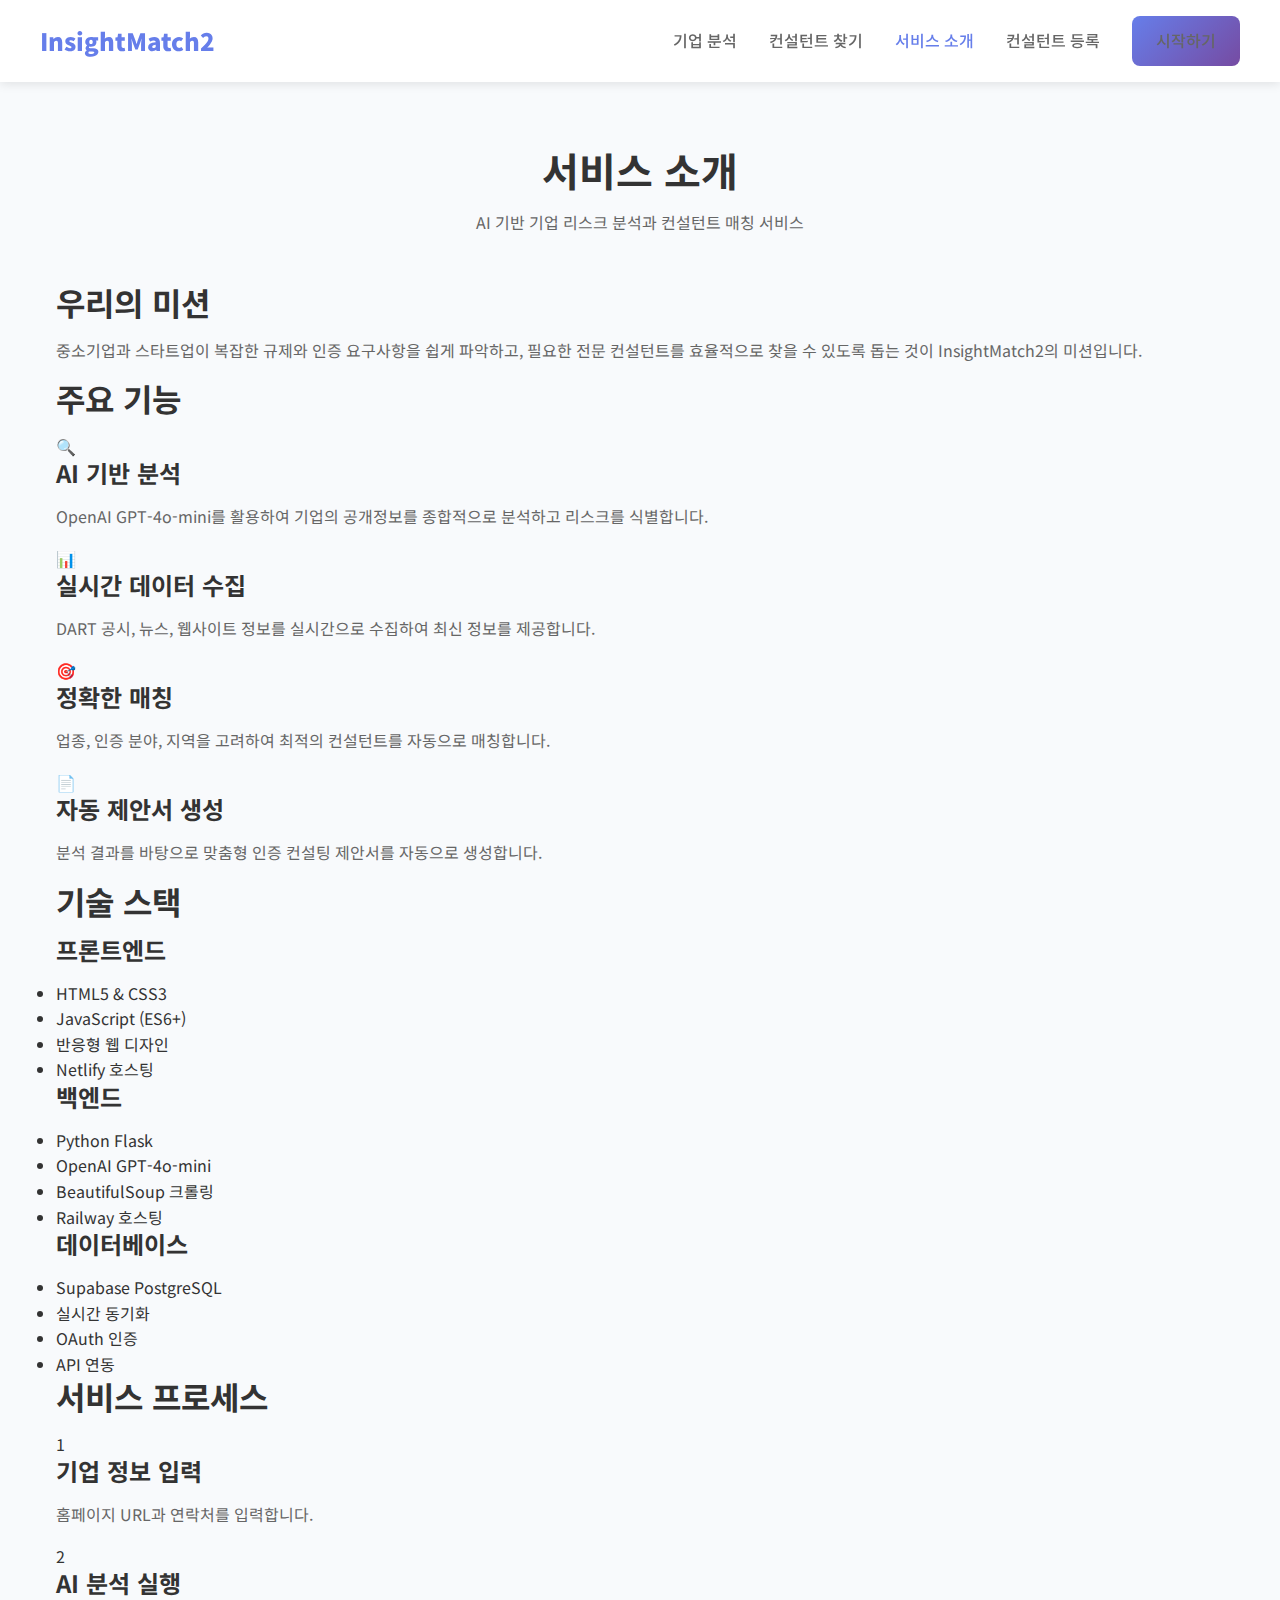
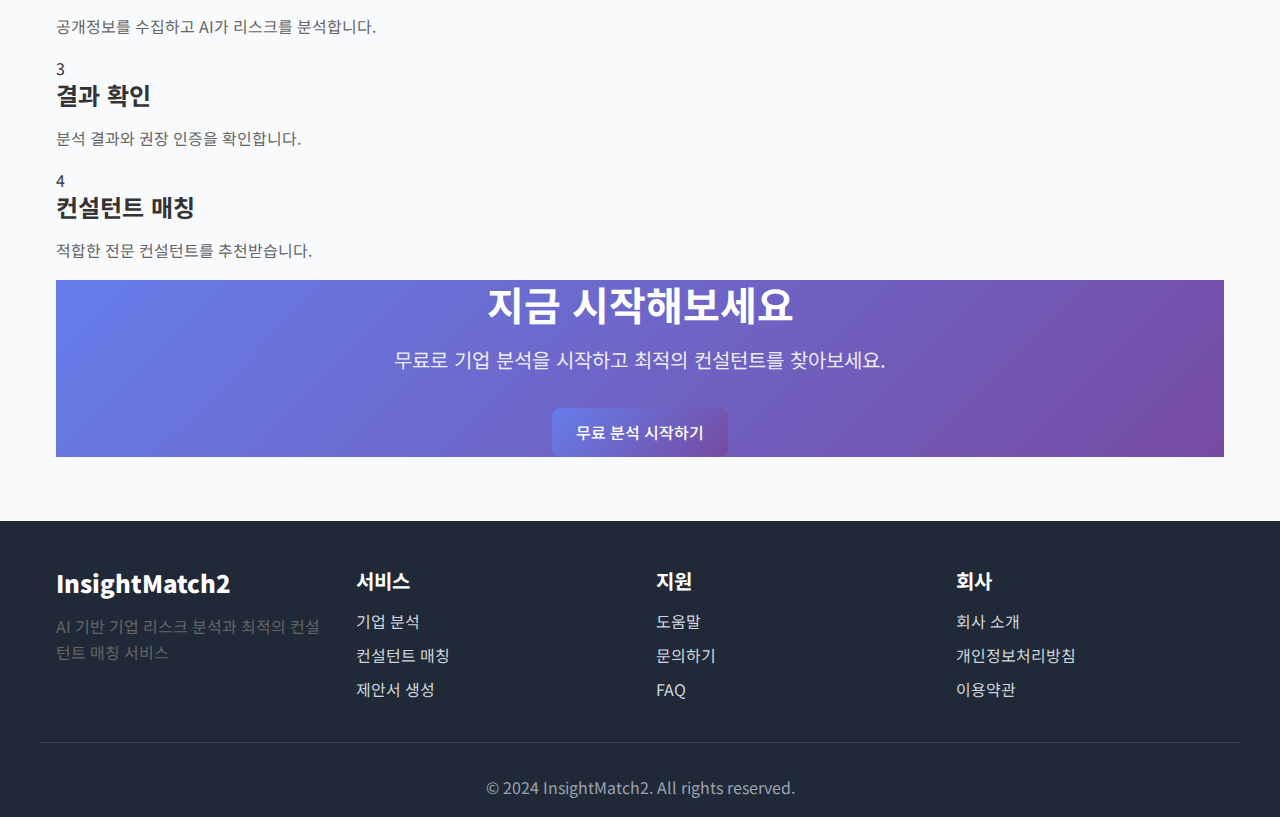
<file: frontend/about.html>
<!DOCTYPE html>
<html lang="ko">
<head>
    <meta charset="UTF-8">
    <meta name="viewport" content="width=device-width, initial-scale=1.0">
    <title>서비스 소개 - InsightMatch2</title>
    <link rel="preconnect" href="https://fonts.googleapis.com">
    <link rel="preconnect" href="https://fonts.gstatic.com" crossorigin>
    <link href="https://fonts.googleapis.com/css2?family=Noto+Sans+KR:wght@300;400;500;700;900&display=swap" rel="stylesheet">
    <link rel="stylesheet" href="styles.css">
</head>
<body>
    <!-- Header -->
    <header class="site-header">
        <div class="container header-inner">
            <a class="brand" href="index.html">InsightMatch2</a>
            <nav class="nav">
                <a href="analysis.html">기업 분석</a>
                <a href="consultants.html">컨설턴트 찾기</a>
                <a href="about.html" aria-current="page">서비스 소개</a>
                <a href="consultant-register.html">컨설턴트 등록</a>
                <a class="btn btn-primary" href="analysis.html">시작하기</a>
            </nav>
        </div>
    </header>

    <!-- Main Content -->
    <main class="section">
        <div class="container">
            <header class="section-head">
                <h1>서비스 소개</h1>
                <p>AI 기반 기업 리스크 분석과 컨설턴트 매칭 서비스</p>
            </header>

            <!-- Mission -->
            <section class="mission">
                <div class="mission-content">
                    <h2>우리의 미션</h2>
                    <p>
                        중소기업과 스타트업이 복잡한 규제와 인증 요구사항을 쉽게 파악하고, 
                        필요한 전문 컨설턴트를 효율적으로 찾을 수 있도록 돕는 것이 InsightMatch2의 미션입니다.
                    </p>
                </div>
            </section>

            <!-- Features -->
            <section class="features">
                <h2>주요 기능</h2>
                <div class="feature-grid">
                    <div class="feature-item">
                        <div class="feature-icon">🔍</div>
                        <h3>AI 기반 분석</h3>
                        <p>OpenAI GPT-4o-mini를 활용하여 기업의 공개정보를 종합적으로 분석하고 리스크를 식별합니다.</p>
                    </div>
                    <div class="feature-item">
                        <div class="feature-icon">📊</div>
                        <h3>실시간 데이터 수집</h3>
                        <p>DART 공시, 뉴스, 웹사이트 정보를 실시간으로 수집하여 최신 정보를 제공합니다.</p>
                    </div>
                    <div class="feature-item">
                        <div class="feature-icon">🎯</div>
                        <h3>정확한 매칭</h3>
                        <p>업종, 인증 분야, 지역을 고려하여 최적의 컨설턴트를 자동으로 매칭합니다.</p>
                    </div>
                    <div class="feature-item">
                        <div class="feature-icon">📄</div>
                        <h3>자동 제안서 생성</h3>
                        <p>분석 결과를 바탕으로 맞춤형 인증 컨설팅 제안서를 자동으로 생성합니다.</p>
                    </div>
                </div>
            </section>

            <!-- Technology -->
            <section class="technology">
                <h2>기술 스택</h2>
                <div class="tech-grid">
                    <div class="tech-category">
                        <h3>프론트엔드</h3>
                        <ul>
                            <li>HTML5 & CSS3</li>
                            <li>JavaScript (ES6+)</li>
                            <li>반응형 웹 디자인</li>
                            <li>Netlify 호스팅</li>
                        </ul>
                    </div>
                    <div class="tech-category">
                        <h3>백엔드</h3>
                        <ul>
                            <li>Python Flask</li>
                            <li>OpenAI GPT-4o-mini</li>
                            <li>BeautifulSoup 크롤링</li>
                            <li>Railway 호스팅</li>
                        </ul>
                    </div>
                    <div class="tech-category">
                        <h3>데이터베이스</h3>
                        <ul>
                            <li>Supabase PostgreSQL</li>
                            <li>실시간 동기화</li>
                            <li>OAuth 인증</li>
                            <li>API 연동</li>
                        </ul>
                    </div>
                </div>
            </section>

            <!-- Process -->
            <section class="process">
                <h2>서비스 프로세스</h2>
                <div class="process-steps">
                    <div class="process-step">
                        <div class="step-number">1</div>
                        <h3>기업 정보 입력</h3>
                        <p>홈페이지 URL과 연락처를 입력합니다.</p>
                    </div>
                    <div class="process-step">
                        <div class="step-number">2</div>
                        <h3>AI 분석 실행</h3>
                        <p>공개정보를 수집하고 AI가 리스크를 분석합니다.</p>
                    </div>
                    <div class="process-step">
                        <div class="step-number">3</div>
                        <h3>결과 확인</h3>
                        <p>분석 결과와 권장 인증을 확인합니다.</p>
                    </div>
                    <div class="process-step">
                        <div class="step-number">4</div>
                        <h3>컨설턴트 매칭</h3>
                        <p>적합한 전문 컨설턴트를 추천받습니다.</p>
                    </div>
                </div>
            </section>

            <!-- CTA -->
            <section class="cta">
                <div class="cta-content">
                    <h2>지금 시작해보세요</h2>
                    <p>무료로 기업 분석을 시작하고 최적의 컨설턴트를 찾아보세요.</p>
                    <a class="btn btn-primary" href="analysis.html">무료 분석 시작하기</a>
                </div>
            </section>
        </div>
    </main>

    <!-- Footer -->
    <footer class="site-footer">
        <div class="container footer-grid">
            <div>
                <h3 class="brand">InsightMatch2</h3>
                <p>AI 기반 기업 리스크 분석과 최적의 컨설턴트 매칭 서비스</p>
            </div>
            <div>
                <h4>서비스</h4>
                <ul>
                    <li><a href="analysis.html">기업 분석</a></li>
                    <li><a href="consultants.html">컨설턴트 매칭</a></li>
                    <li><a href="#proposal">제안서 생성</a></li>
                </ul>
            </div>
            <div>
                <h4>지원</h4>
                <ul>
                    <li><a href="#help">도움말</a></li>
                    <li><a href="#contact">문의하기</a></li>
                    <li><a href="#faq">FAQ</a></li>
                </ul>
            </div>
            <div>
                <h4>회사</h4>
                <ul>
                    <li><a href="about.html">회사 소개</a></li>
                    <li><a href="#privacy">개인정보처리방침</a></li>
                    <li><a href="#terms">이용약관</a></li>
                </ul>
            </div>
        </div>
        <div class="container copyright">© 2024 InsightMatch2. All rights reserved.</div>
    </footer>

    <script src="script.js"></script>
</body>
</html>
</file>
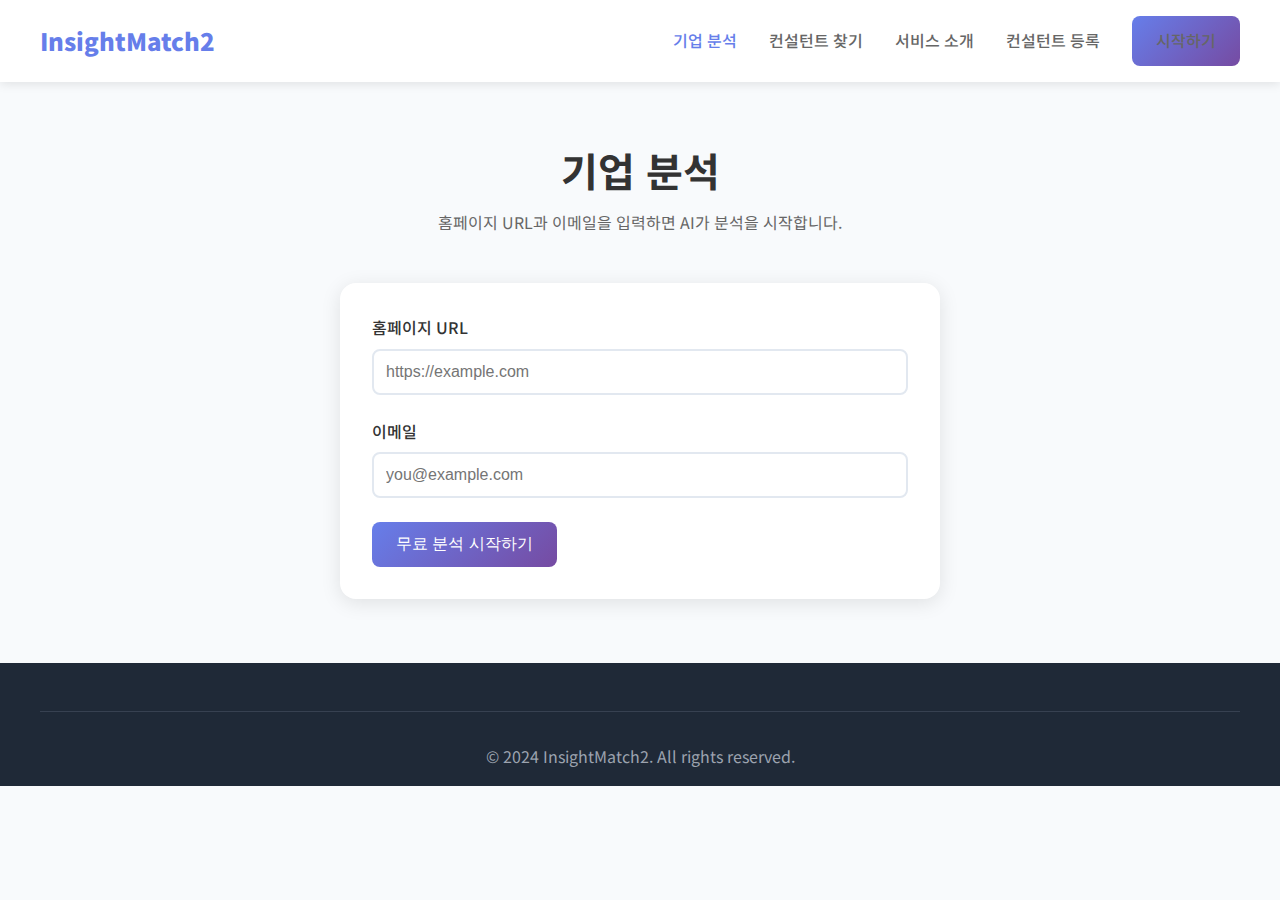
<file: frontend/analysis.html>
<!DOCTYPE html>
<html lang="ko">
<head>
    <meta charset="UTF-8">
    <meta name="viewport" content="width=device-width, initial-scale=1.0">
    <title>기업 분석 - InsightMatch2</title>
    <link rel="preconnect" href="https://fonts.googleapis.com">
    <link rel="preconnect" href="https://fonts.gstatic.com" crossorigin>
    <link href="https://fonts.googleapis.com/css2?family=Noto+Sans+KR:wght@300;400;500;700;900&display=swap" rel="stylesheet">
    <link rel="stylesheet" href="styles.css">
</head>
<body>
    <!-- Header -->
    <header class="site-header">
        <div class="container header-inner">
            <a class="brand" href="index.html">InsightMatch2</a>
            <nav class="nav">
                <a href="analysis.html" aria-current="page">기업 분석</a>
                <a href="consultants.html">컨설턴트 찾기</a>
                <a href="about.html">서비스 소개</a>
                <a href="consultant-register.html">컨설턴트 등록</a>
                <a class="btn btn-primary" href="analysis.html">시작하기</a>
            </nav>
        </div>
    </header>

    <!-- Main Content -->
    <main class="section">
        <div class="container">
            <header class="section-head">
                <h1>기업 분석</h1>
                <p>홈페이지 URL과 이메일을 입력하면 AI가 분석을 시작합니다.</p>
            </header>

            <!-- Analysis Form -->
            <form id="analysis-form" class="card analysis-form">
                <div class="form-group">
                    <label for="homepage">홈페이지 URL</label>
                    <input type="url" id="homepage" name="homepage" required placeholder="https://example.com">
                </div>
                <div class="form-group">
                    <label for="email">이메일</label>
                    <input type="email" id="email" name="email" required placeholder="you@example.com">
                </div>
                <button class="btn btn-primary" type="submit">
                    <span class="btn-text">무료 분석 시작하기</span>
                    <span class="btn-loading" style="display: none;">분석 중...</span>
                </button>
            </form>

            <!-- Analysis Result -->
            <section id="analysis-result" class="section" style="display: none;">
                <div class="analysis-header">
                    <h2>분석 결과</h2>
                    <div class="analysis-meta">
                        <span id="analysis-company"></span>
                        <span id="analysis-date"></span>
                        <span id="analysis-method"></span>
                    </div>
                </div>

                <!-- Summary Cards -->
                <div class="grid-3">
                    <article class="card">
                        <h3>핵심 요약</h3>
                        <p id="summary">-</p>
                    </article>
                    <article class="card">
                        <h3>리스크 포인트</h3>
                        <ul id="risks"></ul>
                    </article>
                    <article class="card">
                        <h3>권장 인증</h3>
                        <ul id="certifications"></ul>
                    </article>
                </div>

                <!-- Data Sources -->
                <div class="grid-2" style="margin-top: 2rem;">
                    <article class="card">
                        <div class="card-header">
                            <h3>전자공시 (DART)</h3>
                            <div class="filter-group">
                                <label for="dart-filter" class="sr-only">공시유형</label>
                                <select id="dart-filter">
                                    <option value="">전체</option>
                                    <option value="정기">정기</option>
                                    <option value="수시">수시</option>
                                    <option value="기타">기타</option>
                                </select>
                            </div>
                        </div>
                        <ul id="dart-list"></ul>
                        <div class="card-footer">
                            <a id="dart-more" class="btn btn-ghost" href="#" target="_blank" rel="noopener">DART에서 더보기</a>
                        </div>
                    </article>
                    <article class="card">
                        <h3>공개 뉴스</h3>
                        <ul id="news-list"></ul>
                    </article>
                </div>

                <!-- Actions -->
                <div class="analysis-actions">
                    <a id="proceed-link" class="btn btn-primary" href="consultants.html">진행하기</a>
                    <button class="btn btn-ghost" type="button" onclick="window.print()">제안서 다운로드(PDF)</button>
                </div>
            </section>
        </div>
    </main>

    <!-- Footer -->
    <footer class="site-footer">
        <div class="container copyright">© 2024 InsightMatch2. All rights reserved.</div>
    </footer>

    <script src="script.js"></script>
</body>
</html>
</file>
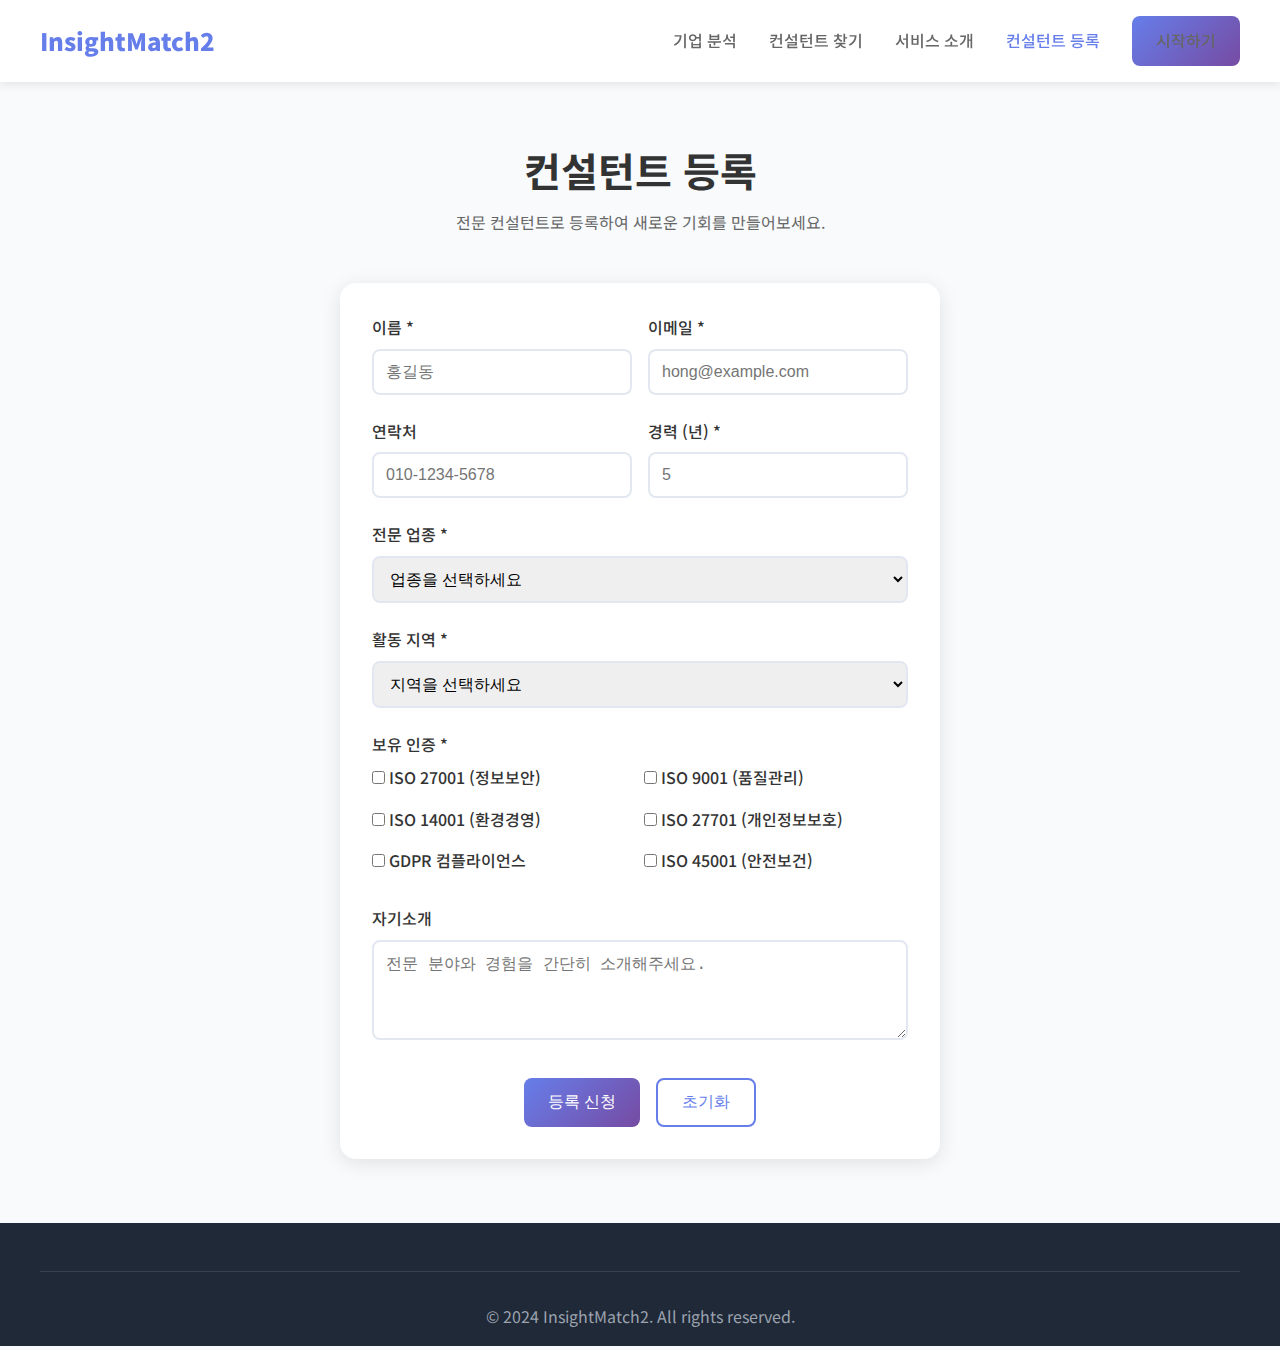
<file: frontend/consultant-register.html>
<!DOCTYPE html>
<html lang="ko">
<head>
    <meta charset="UTF-8">
    <meta name="viewport" content="width=device-width, initial-scale=1.0">
    <title>컨설턴트 등록 - InsightMatch2</title>
    <link rel="preconnect" href="https://fonts.googleapis.com">
    <link rel="preconnect" href="https://fonts.gstatic.com" crossorigin>
    <link href="https://fonts.googleapis.com/css2?family=Noto+Sans+KR:wght@300;400;500;700;900&display=swap" rel="stylesheet">
    <link rel="stylesheet" href="styles.css">
</head>
<body>
    <!-- Header -->
    <header class="site-header">
        <div class="container header-inner">
            <a class="brand" href="index.html">InsightMatch2</a>
            <nav class="nav">
                <a href="analysis.html">기업 분석</a>
                <a href="consultants.html">컨설턴트 찾기</a>
                <a href="about.html">서비스 소개</a>
                <a href="consultant-register.html" aria-current="page">컨설턴트 등록</a>
                <a class="btn btn-primary" href="analysis.html">시작하기</a>
            </nav>
        </div>
    </header>

    <!-- Main Content -->
    <main class="section">
        <div class="container">
            <header class="section-head">
                <h1>컨설턴트 등록</h1>
                <p>전문 컨설턴트로 등록하여 새로운 기회를 만들어보세요.</p>
            </header>

            <!-- Registration Form -->
            <form id="register-form" class="card registration-form">
                <div class="form-row">
                    <div class="form-group">
                        <label for="name">이름 *</label>
                        <input type="text" id="name" name="name" required placeholder="홍길동">
                    </div>
                    <div class="form-group">
                        <label for="email">이메일 *</label>
                        <input type="email" id="email" name="email" required placeholder="hong@example.com">
                    </div>
                </div>

                <div class="form-row">
                    <div class="form-group">
                        <label for="phone">연락처</label>
                        <input type="tel" id="phone" name="phone" placeholder="010-1234-5678">
                    </div>
                    <div class="form-group">
                        <label for="years">경력 (년) *</label>
                        <input type="number" id="years" name="years" required min="0" max="50" placeholder="5">
                    </div>
                </div>

                <div class="form-group">
                    <label for="industry">전문 업종 *</label>
                    <select id="industry" name="industry" required>
                        <option value="">업종을 선택하세요</option>
                        <option value="IT">IT</option>
                        <option value="제조">제조</option>
                        <option value="바이오/헬스">바이오/헬스</option>
                        <option value="교육">교육</option>
                        <option value="금융">금융</option>
                        <option value="기타">기타</option>
                    </select>
                </div>

                <div class="form-group">
                    <label for="region">활동 지역 *</label>
                    <select id="region" name="region" required>
                        <option value="">지역을 선택하세요</option>
                        <option value="서울">서울</option>
                        <option value="경기">경기</option>
                        <option value="부산">부산</option>
                        <option value="대구">대구</option>
                        <option value="기타">기타</option>
                    </select>
                </div>

                <div class="form-group">
                    <label for="certifications">보유 인증 *</label>
                    <div class="checkbox-group">
                        <label class="checkbox-label">
                            <input type="checkbox" name="certifications" value="ISO 27001">
                            <span>ISO 27001 (정보보안)</span>
                        </label>
                        <label class="checkbox-label">
                            <input type="checkbox" name="certifications" value="ISO 9001">
                            <span>ISO 9001 (품질관리)</span>
                        </label>
                        <label class="checkbox-label">
                            <input type="checkbox" name="certifications" value="ISO 14001">
                            <span>ISO 14001 (환경경영)</span>
                        </label>
                        <label class="checkbox-label">
                            <input type="checkbox" name="certifications" value="ISO 27701">
                            <span>ISO 27701 (개인정보보호)</span>
                        </label>
                        <label class="checkbox-label">
                            <input type="checkbox" name="certifications" value="GDPR">
                            <span>GDPR 컴플라이언스</span>
                        </label>
                        <label class="checkbox-label">
                            <input type="checkbox" name="certifications" value="ISO 45001">
                            <span>ISO 45001 (안전보건)</span>
                        </label>
                    </div>
                </div>

                <div class="form-group">
                    <label for="description">자기소개</label>
                    <textarea id="description" name="description" rows="4" placeholder="전문 분야와 경험을 간단히 소개해주세요."></textarea>
                </div>

                <div class="form-actions">
                    <button class="btn btn-primary" type="submit">등록 신청</button>
                    <button class="btn btn-ghost" type="button" onclick="resetForm()">초기화</button>
                </div>
            </form>

            <!-- Success Message -->
            <div id="register-success" class="success-message" style="display: none;">
                <div class="success-content">
                    <h3>등록 신청이 완료되었습니다!</h3>
                    <p>검토 후 승인되면 이메일로 연락드리겠습니다.</p>
                    <a class="btn btn-primary" href="consultants.html">컨설턴트 목록 보기</a>
                </div>
            </div>
        </div>
    </main>

    <!-- Footer -->
    <footer class="site-footer">
        <div class="container copyright">© 2024 InsightMatch2. All rights reserved.</div>
    </footer>

    <script src="script.js"></script>
</body>
</html>
</file>
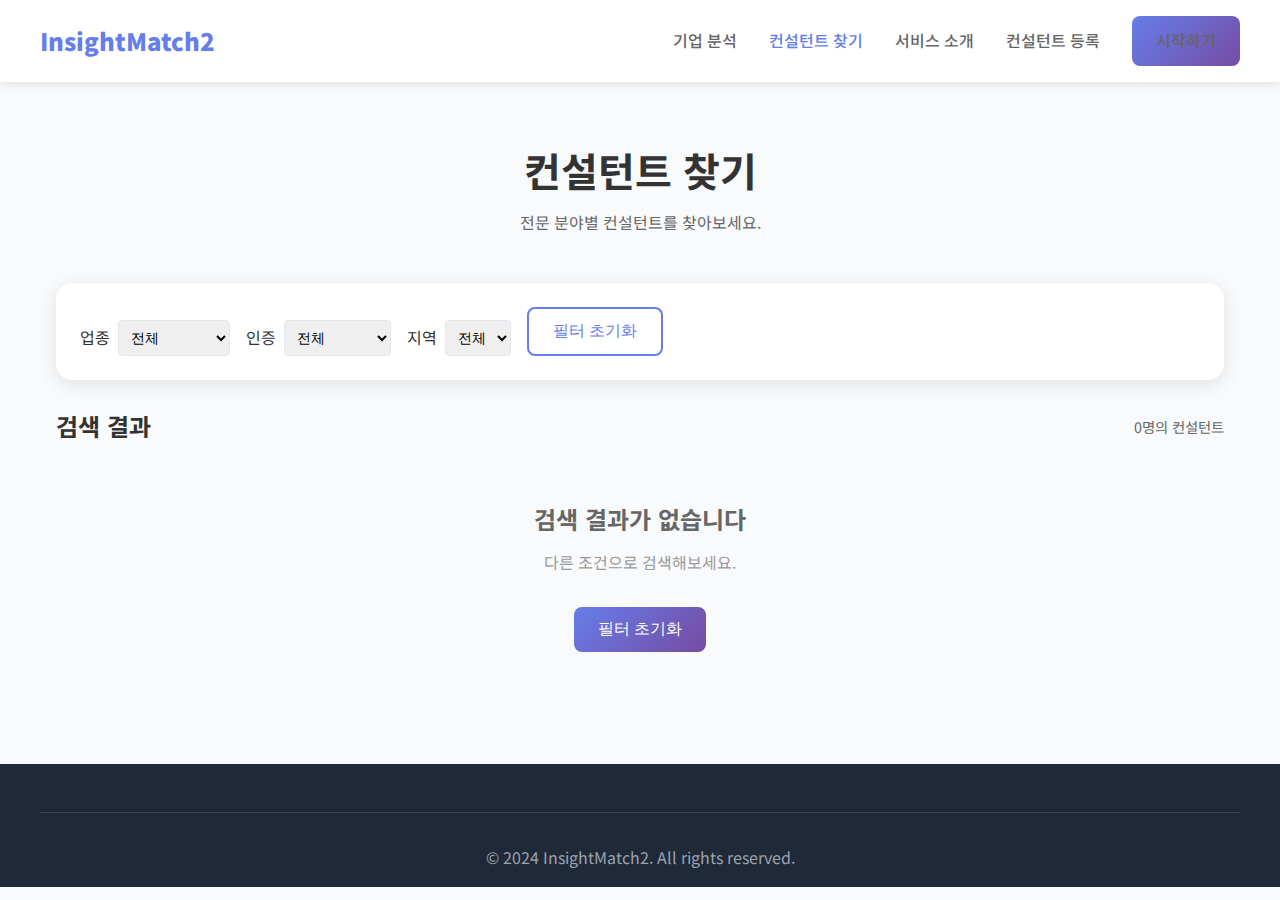
<file: frontend/consultants.html>
<!DOCTYPE html>
<html lang="ko">
<head>
    <meta charset="UTF-8">
    <meta name="viewport" content="width=device-width, initial-scale=1.0">
    <title>컨설턴트 찾기 - InsightMatch2</title>
    <link rel="preconnect" href="https://fonts.googleapis.com">
    <link rel="preconnect" href="https://fonts.gstatic.com" crossorigin>
    <link href="https://fonts.googleapis.com/css2?family=Noto+Sans+KR:wght@300;400;500;700;900&display=swap" rel="stylesheet">
    <link rel="stylesheet" href="styles.css">
</head>
<body>
    <!-- Header -->
    <header class="site-header">
        <div class="container header-inner">
            <a class="brand" href="index.html">InsightMatch2</a>
            <nav class="nav">
                <a href="analysis.html">기업 분석</a>
                <a href="consultants.html" aria-current="page">컨설턴트 찾기</a>
                <a href="about.html">서비스 소개</a>
                <a href="consultant-register.html">컨설턴트 등록</a>
                <a class="btn btn-primary" href="analysis.html">시작하기</a>
            </nav>
        </div>
    </header>

    <!-- Main Content -->
    <main class="section">
        <div class="container">
            <header class="section-head">
                <h1>컨설턴트 찾기</h1>
                <p>전문 분야별 컨설턴트를 찾아보세요.</p>
            </header>

            <!-- Filters -->
            <div class="filters card">
                <div class="filter-group">
                    <label for="filter-industry">업종</label>
                    <select id="filter-industry">
                        <option value="">전체</option>
                        <option value="IT">IT</option>
                        <option value="제조">제조</option>
                        <option value="바이오/헬스">바이오/헬스</option>
                        <option value="교육">교육</option>
                        <option value="금융">금융</option>
                        <option value="기타">기타</option>
                    </select>
                </div>
                <div class="filter-group">
                    <label for="filter-cert">인증</label>
                    <select id="filter-cert">
                        <option value="">전체</option>
                        <option value="ISO 27001">ISO 27001</option>
                        <option value="ISO 9001">ISO 9001</option>
                        <option value="ISO 14001">ISO 14001</option>
                        <option value="ISO 27701">ISO 27701</option>
                        <option value="GDPR">GDPR</option>
                    </select>
                </div>
                <div class="filter-group">
                    <label for="filter-region">지역</label>
                    <select id="filter-region">
                        <option value="">전체</option>
                        <option value="서울">서울</option>
                        <option value="경기">경기</option>
                        <option value="부산">부산</option>
                        <option value="대구">대구</option>
                        <option value="기타">기타</option>
                    </select>
                </div>
                <button class="btn btn-ghost" type="button" onclick="clearFilters()">필터 초기화</button>
            </div>

            <!-- Results Count -->
            <div class="results-header">
                <h3>검색 결과</h3>
                <span id="results-count">0명의 컨설턴트</span>
            </div>

            <!-- Consultant List -->
            <div id="consultant-list" class="consultant-grid">
                <!-- Consultants will be loaded here -->
            </div>

            <!-- No Results -->
            <div id="no-results" class="no-results" style="display: none;">
                <div class="no-results-content">
                    <h3>검색 결과가 없습니다</h3>
                    <p>다른 조건으로 검색해보세요.</p>
                    <button class="btn btn-primary" onclick="clearFilters()">필터 초기화</button>
                </div>
            </div>
        </div>
    </main>

    <!-- Footer -->
    <footer class="site-footer">
        <div class="container copyright">© 2024 InsightMatch2. All rights reserved.</div>
    </footer>

    <script src="script.js"></script>
</body>
</html>
</file>
<file: frontend/styles.css>
/* InsightMatch2 Styles */

/* Reset and Base */
* {
    margin: 0;
    padding: 0;
    box-sizing: border-box;
}

body {
    font-family: 'Noto Sans KR', -apple-system, BlinkMacSystemFont, 'Segoe UI', Roboto, sans-serif;
    line-height: 1.6;
    color: #333;
    background-color: #f8fafc;
}

.container {
    max-width: 1200px;
    margin: 0 auto;
    padding: 0 1rem;
}

/* Typography */
h1, h2, h3, h4, h5, h6 {
    font-weight: 700;
    line-height: 1.2;
    margin-bottom: 1rem;
}

h1 { font-size: 2.5rem; }
h2 { font-size: 2rem; }
h3 { font-size: 1.5rem; }
h4 { font-size: 1.25rem; }

p {
    margin-bottom: 1rem;
    color: #666;
}

/* Buttons */
.btn {
    display: inline-flex;
    align-items: center;
    justify-content: center;
    padding: 0.75rem 1.5rem;
    border: none;
    border-radius: 0.5rem;
    font-size: 1rem;
    font-weight: 500;
    text-decoration: none;
    cursor: pointer;
    transition: all 0.2s ease;
    min-height: 44px;
}

.btn-primary {
    background: linear-gradient(135deg, #667eea 0%, #764ba2 100%);
    color: white;
}

.btn-primary:hover {
    transform: translateY(-2px);
    box-shadow: 0 10px 25px rgba(102, 126, 234, 0.3);
}

.btn-ghost {
    background: transparent;
    color: #667eea;
    border: 2px solid #667eea;
}

.btn-ghost:hover {
    background: #667eea;
    color: white;
}

/* Header */
.site-header {
    background: white;
    box-shadow: 0 2px 10px rgba(0, 0, 0, 0.1);
    position: sticky;
    top: 0;
    z-index: 100;
}

.header-inner {
    display: flex;
    align-items: center;
    justify-content: space-between;
    padding: 1rem 0;
}

.brand {
    font-size: 1.5rem;
    font-weight: 900;
    color: #667eea;
    text-decoration: none;
}

.nav {
    display: flex;
    align-items: center;
    gap: 2rem;
}

.nav a {
    color: #666;
    text-decoration: none;
    font-weight: 500;
    transition: color 0.2s ease;
}

.nav a:hover,
.nav a[aria-current="page"] {
    color: #667eea;
}

/* Hero Section */
.hero {
    background: linear-gradient(135deg, #667eea 0%, #764ba2 100%);
    color: white;
    padding: 4rem 0;
    min-height: 80vh;
    display: flex;
    align-items: center;
}

.hero-inner {
    display: grid;
    grid-template-columns: 1fr 1fr;
    gap: 3rem;
    align-items: center;
}

.hero h1 {
    font-size: 3rem;
    margin-bottom: 1.5rem;
    line-height: 1.1;
}

.hero .accent {
    color: #ffd700;
}

.hero p {
    font-size: 1.25rem;
    margin-bottom: 2rem;
    color: rgba(255, 255, 255, 0.9);
}

.hero-ctas {
    display: flex;
    gap: 1rem;
    margin-bottom: 3rem;
}

.stats {
    display: flex;
    gap: 2rem;
}

.stat {
    text-align: center;
}

.stat-value {
    font-size: 2rem;
    font-weight: 900;
    color: #ffd700;
}

.stat-label {
    font-size: 0.9rem;
    color: rgba(255, 255, 255, 0.8);
}

.hero-media img {
    width: 100%;
    height: 400px;
    object-fit: cover;
    border-radius: 1rem;
    box-shadow: 0 20px 40px rgba(0, 0, 0, 0.2);
}

/* Sections */
.section {
    padding: 4rem 0;
}

.section.alt {
    background: #f8fafc;
}

.section-head {
    text-align: center;
    margin-bottom: 3rem;
}

.section-head h2 {
    margin-bottom: 1rem;
}

.section-head .accent {
    color: #667eea;
}

/* Cards */
.cards {
    display: grid;
    grid-template-columns: repeat(auto-fit, minmax(300px, 1fr));
    gap: 2rem;
}

.card {
    background: white;
    padding: 2rem;
    border-radius: 1rem;
    box-shadow: 0 4px 20px rgba(0, 0, 0, 0.1);
    transition: transform 0.2s ease;
}

.card:hover {
    transform: translateY(-5px);
}

.card-icon {
    font-size: 3rem;
    margin-bottom: 1rem;
}

.card h3 {
    margin-bottom: 1rem;
    color: #333;
}

/* Steps */
.steps {
    display: grid;
    grid-template-columns: repeat(auto-fit, minmax(300px, 1fr));
    gap: 2rem;
}

.step {
    text-align: center;
    background: white;
    padding: 2rem;
    border-radius: 1rem;
    box-shadow: 0 4px 20px rgba(0, 0, 0, 0.1);
}

.step-num {
    display: inline-flex;
    align-items: center;
    justify-content: center;
    width: 60px;
    height: 60px;
    background: linear-gradient(135deg, #667eea 0%, #764ba2 100%);
    color: white;
    border-radius: 50%;
    font-size: 1.5rem;
    font-weight: 900;
    margin-bottom: 1rem;
}

.step img {
    width: 100%;
    height: 200px;
    object-fit: cover;
    border-radius: 0.5rem;
    margin-top: 1rem;
}

/* CTA Section */
.cta {
    background: linear-gradient(135deg, #667eea 0%, #764ba2 100%);
    color: white;
    text-align: center;
}

.cta h2 {
    font-size: 2.5rem;
    margin-bottom: 1rem;
}

.cta p {
    font-size: 1.25rem;
    margin-bottom: 2rem;
    color: rgba(255, 255, 255, 0.9);
}

.cta .btn {
    margin: 0 0.5rem;
}

/* Forms */
.analysis-form,
.registration-form {
    max-width: 600px;
    margin: 0 auto;
}

.form-group {
    margin-bottom: 1.5rem;
}

.form-row {
    display: grid;
    grid-template-columns: 1fr 1fr;
    gap: 1rem;
}

.form-group label {
    display: block;
    margin-bottom: 0.5rem;
    font-weight: 500;
    color: #333;
}

.form-group input,
.form-group select,
.form-group textarea {
    width: 100%;
    padding: 0.75rem;
    border: 2px solid #e2e8f0;
    border-radius: 0.5rem;
    font-size: 1rem;
    transition: border-color 0.2s ease;
}

.form-group input:focus,
.form-group select:focus,
.form-group textarea:focus {
    outline: none;
    border-color: #667eea;
}

.checkbox-group {
    display: grid;
    grid-template-columns: repeat(auto-fit, minmax(200px, 1fr));
    gap: 0.5rem;
}

.checkbox-label {
    display: flex;
    align-items: center;
    gap: 0.5rem;
    cursor: pointer;
}

.checkbox-label input[type="checkbox"] {
    width: auto;
    margin: 0;
}

.form-actions {
    display: flex;
    gap: 1rem;
    justify-content: center;
    margin-top: 2rem;
}

/* Analysis Result */
.analysis-header {
    display: flex;
    justify-content: space-between;
    align-items: center;
    margin-bottom: 2rem;
    padding-bottom: 1rem;
    border-bottom: 2px solid #e2e8f0;
}

.analysis-meta {
    display: flex;
    gap: 1rem;
    font-size: 0.9rem;
    color: #666;
}

.card-header {
    display: flex;
    justify-content: space-between;
    align-items: center;
    margin-bottom: 1rem;
}

.filter-group {
    display: flex;
    align-items: center;
    gap: 0.5rem;
}

.filter-group select {
    padding: 0.5rem;
    border: 1px solid #e2e8f0;
    border-radius: 0.25rem;
    font-size: 0.9rem;
}

.card-footer {
    margin-top: 1rem;
    padding-top: 1rem;
    border-top: 1px solid #e2e8f0;
}

.analysis-actions {
    display: flex;
    gap: 1rem;
    justify-content: center;
    margin-top: 2rem;
}

/* Filters */
.filters {
    display: flex;
    gap: 1rem;
    align-items: end;
    margin-bottom: 2rem;
    padding: 1.5rem;
    flex-wrap: wrap;
}

.filters .form-group {
    margin-bottom: 0;
    min-width: 150px;
}

.results-header {
    display: flex;
    justify-content: space-between;
    align-items: center;
    margin-bottom: 1rem;
}

.results-header h3 {
    margin-bottom: 0;
}

#results-count {
    color: #666;
    font-size: 0.9rem;
}

/* Consultant Grid */
.consultant-grid {
    display: grid;
    grid-template-columns: repeat(auto-fill, minmax(350px, 1fr));
    gap: 1.5rem;
}

.consultant-card {
    background: white;
    padding: 1.5rem;
    border-radius: 1rem;
    box-shadow: 0 4px 20px rgba(0, 0, 0, 0.1);
    transition: transform 0.2s ease;
}

.consultant-card:hover {
    transform: translateY(-3px);
}

.consultant-header {
    display: flex;
    justify-content: space-between;
    align-items: start;
    margin-bottom: 1rem;
}

.consultant-name {
    font-size: 1.25rem;
    font-weight: 700;
    color: #333;
}

.consultant-rating {
    display: flex;
    align-items: center;
    gap: 0.25rem;
    color: #ffd700;
}

.consultant-info {
    color: #666;
    font-size: 0.9rem;
    margin-bottom: 1rem;
}

.consultant-certs {
    display: flex;
    flex-wrap: wrap;
    gap: 0.5rem;
    margin-bottom: 1rem;
}

.cert-tag {
    background: #f1f5f9;
    color: #475569;
    padding: 0.25rem 0.75rem;
    border-radius: 1rem;
    font-size: 0.8rem;
    border: 1px solid #e2e8f0;
}

.consultant-actions {
    display: flex;
    gap: 0.5rem;
}

/* No Results */
.no-results {
    text-align: center;
    padding: 3rem;
}

.no-results-content h3 {
    margin-bottom: 1rem;
    color: #666;
}

.no-results-content p {
    margin-bottom: 2rem;
    color: #999;
}

/* Success Message */
.success-message {
    text-align: center;
    padding: 3rem;
    background: white;
    border-radius: 1rem;
    box-shadow: 0 4px 20px rgba(0, 0, 0, 0.1);
}

.success-content h3 {
    color: #10b981;
    margin-bottom: 1rem;
}

.success-content p {
    margin-bottom: 2rem;
    color: #666;
}

/* Footer */
.site-footer {
    background: #1f2937;
    color: white;
    padding: 3rem 0 1rem;
}

.footer-grid {
    display: grid;
    grid-template-columns: repeat(auto-fit, minmax(250px, 1fr));
    gap: 2rem;
    margin-bottom: 2rem;
}

.footer-grid h3,
.footer-grid h4 {
    margin-bottom: 1rem;
    color: white;
}

.footer-grid ul {
    list-style: none;
}

.footer-grid ul li {
    margin-bottom: 0.5rem;
}

.footer-grid ul li a {
    color: #d1d5db;
    text-decoration: none;
    transition: color 0.2s ease;
}

.footer-grid ul li a:hover {
    color: white;
}

.copyright {
    text-align: center;
    padding-top: 2rem;
    border-top: 1px solid #374151;
    color: #9ca3af;
}

/* Utility Classes */
.grid-2 { display: grid; grid-template-columns: repeat(auto-fit, minmax(300px, 1fr)); gap: 2rem; }
.grid-3 { display: grid; grid-template-columns: repeat(auto-fit, minmax(250px, 1fr)); gap: 2rem; }
.sr-only { position: absolute; width: 1px; height: 1px; padding: 0; margin: -1px; overflow: hidden; clip: rect(0, 0, 0, 0); white-space: nowrap; border: 0; }

/* Loading States */
.btn-loading {
    display: none;
}

.btn.loading .btn-text {
    display: none;
}

.btn.loading .btn-loading {
    display: inline;
}

/* Responsive Design */
@media (max-width: 768px) {
    .hero-inner {
        grid-template-columns: 1fr;
        text-align: center;
    }
    
    .hero h1 {
        font-size: 2rem;
    }
    
    .nav {
        gap: 1rem;
    }
    
    .form-row {
        grid-template-columns: 1fr;
    }
    
    .filters {
        flex-direction: column;
        align-items: stretch;
    }
    
    .filters .form-group {
        min-width: auto;
    }
    
    .analysis-header {
        flex-direction: column;
        align-items: start;
        gap: 1rem;
    }
    
    .analysis-actions {
        flex-direction: column;
    }
    
    .consultant-grid {
        grid-template-columns: 1fr;
    }
}

@media (max-width: 480px) {
    .container {
        padding: 0 0.5rem;
    }
    
    .hero {
        padding: 2rem 0;
    }
    
    .section {
        padding: 2rem 0;
    }
    
    .hero-ctas {
        flex-direction: column;
    }
    
    .stats {
        flex-direction: column;
        gap: 1rem;
    }
}
</file>
